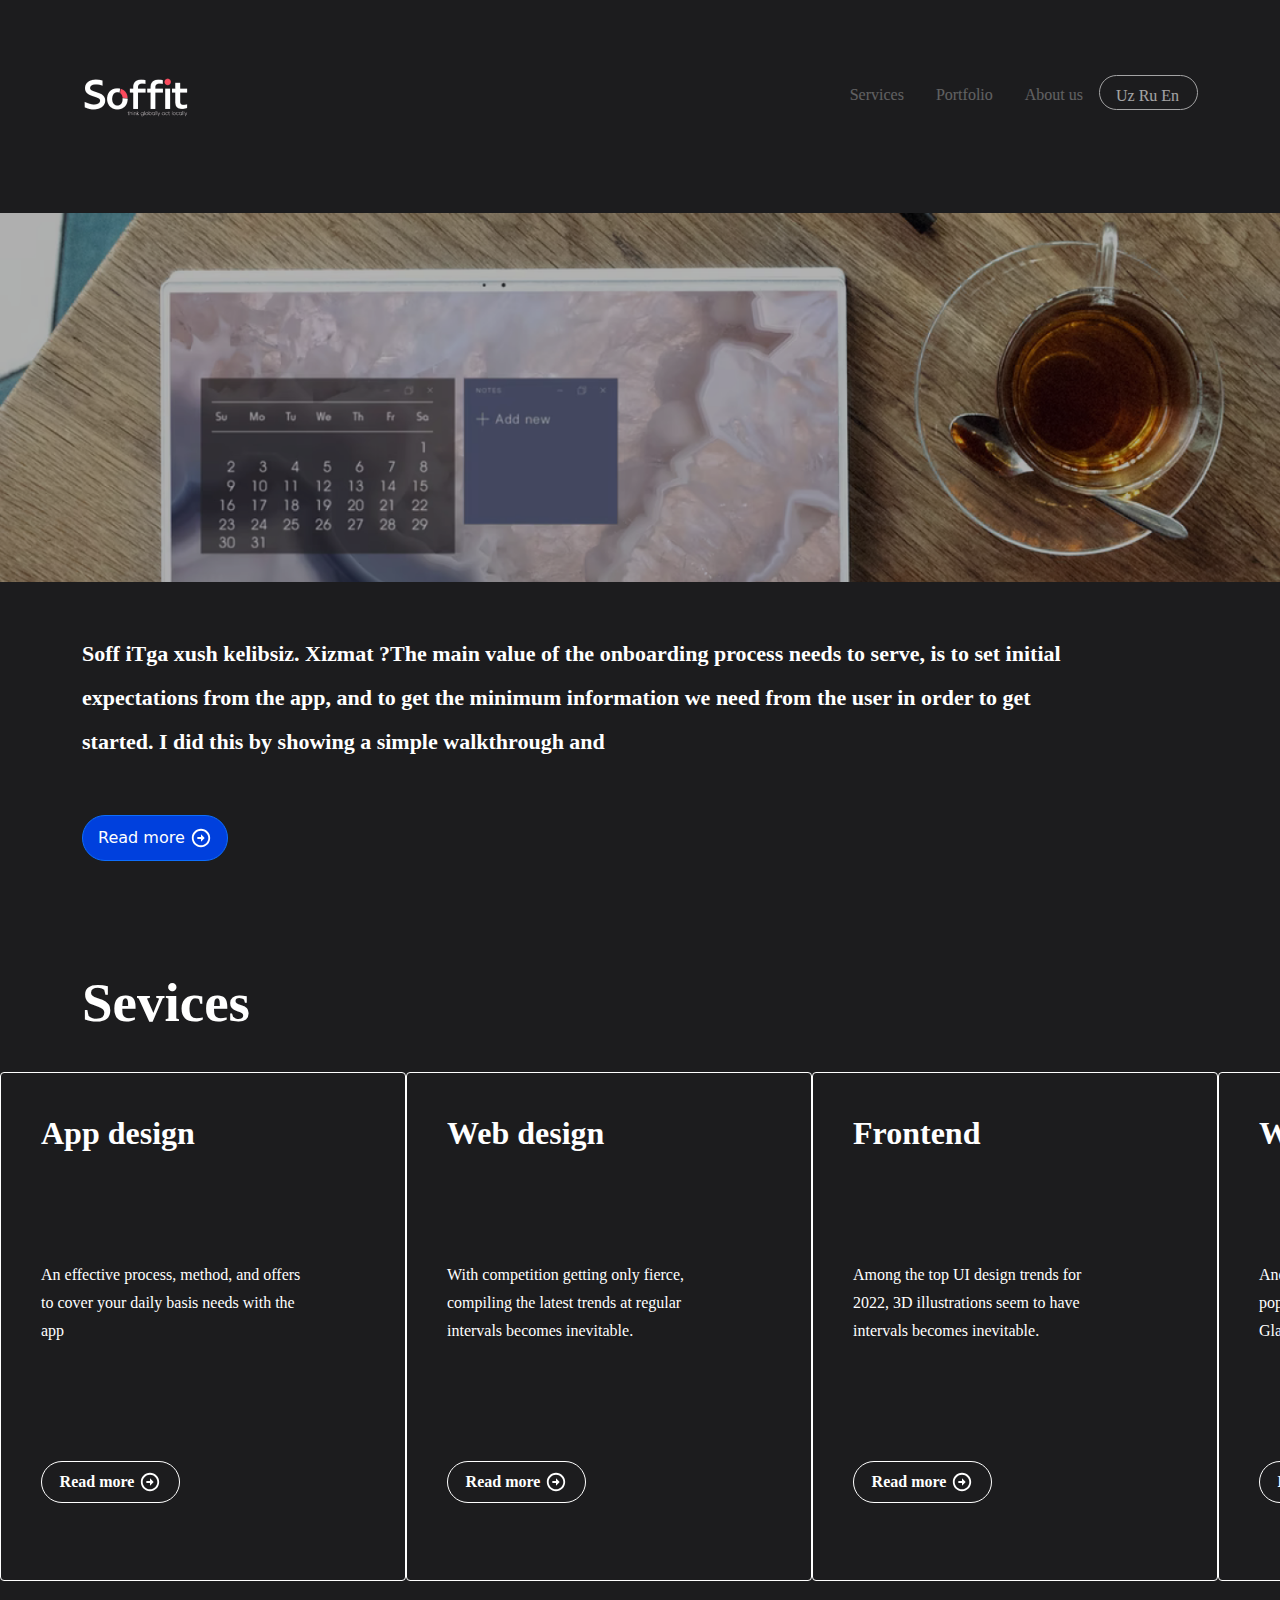
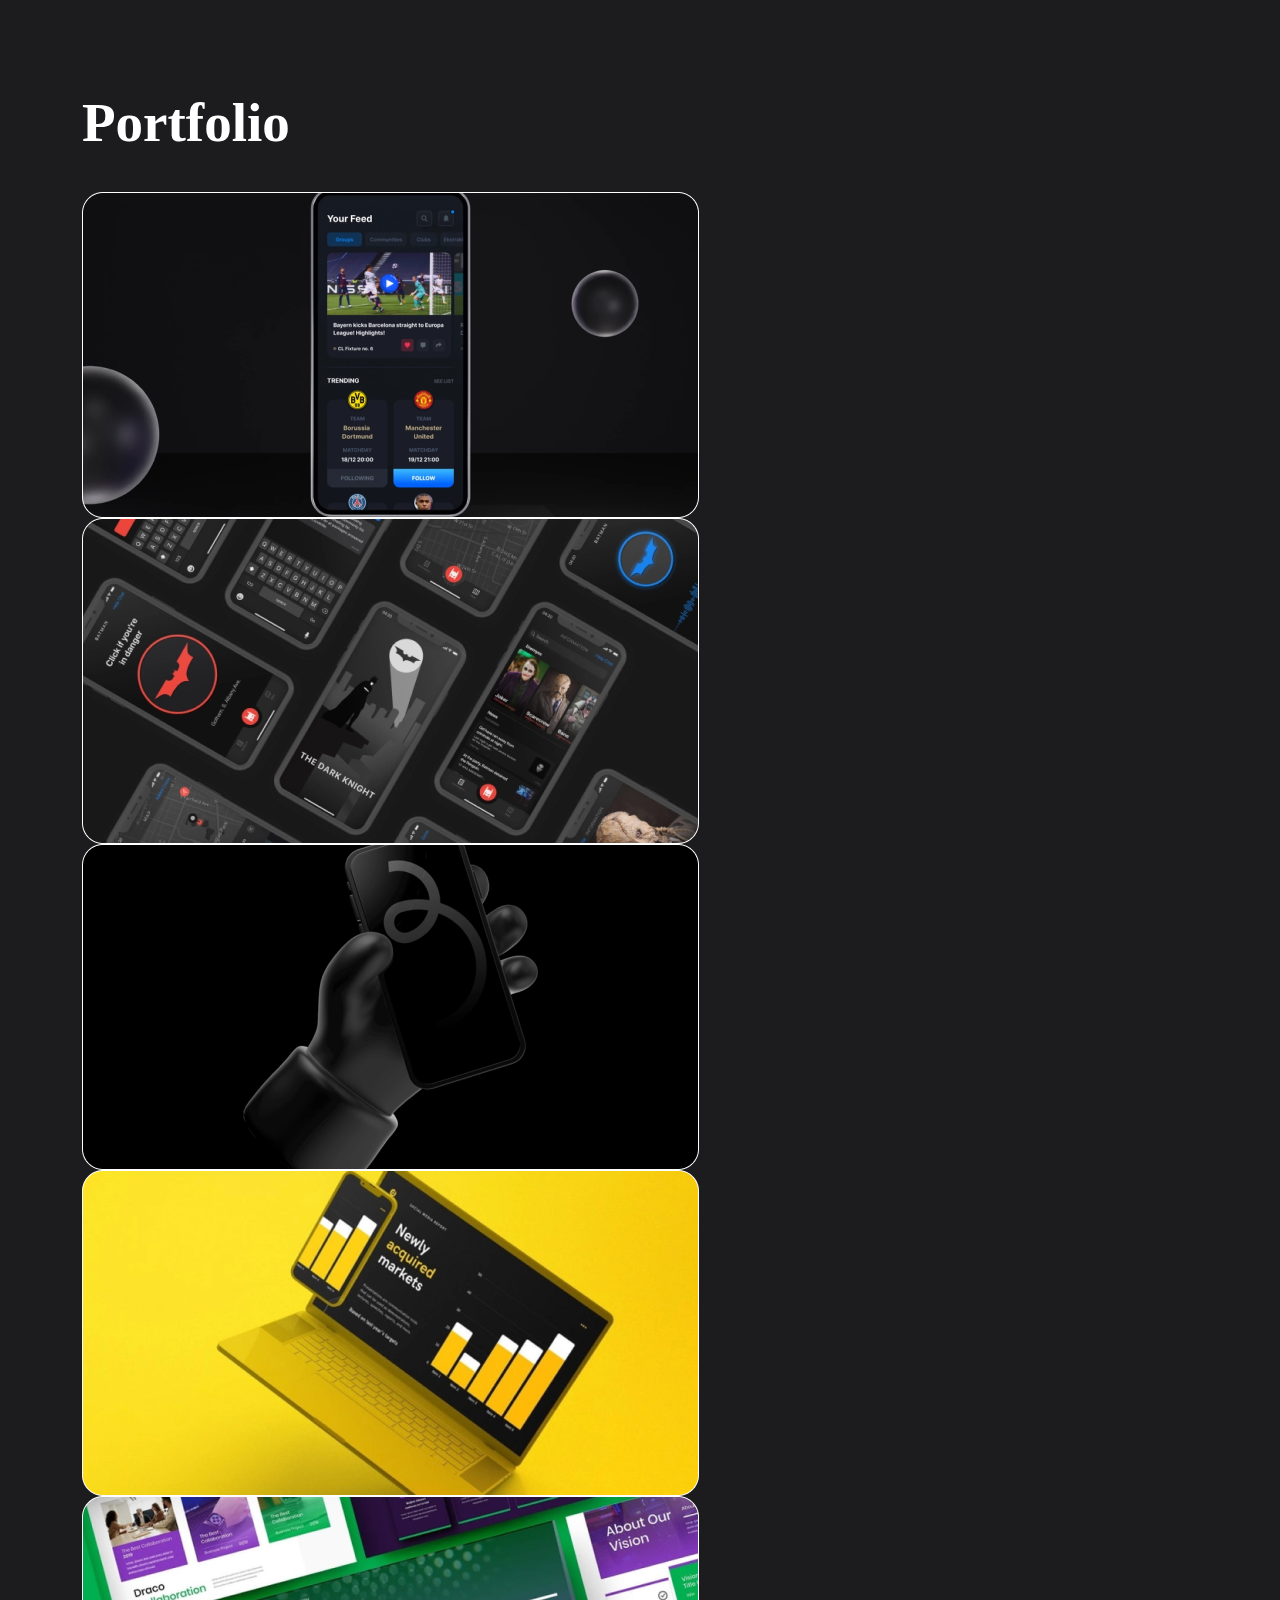
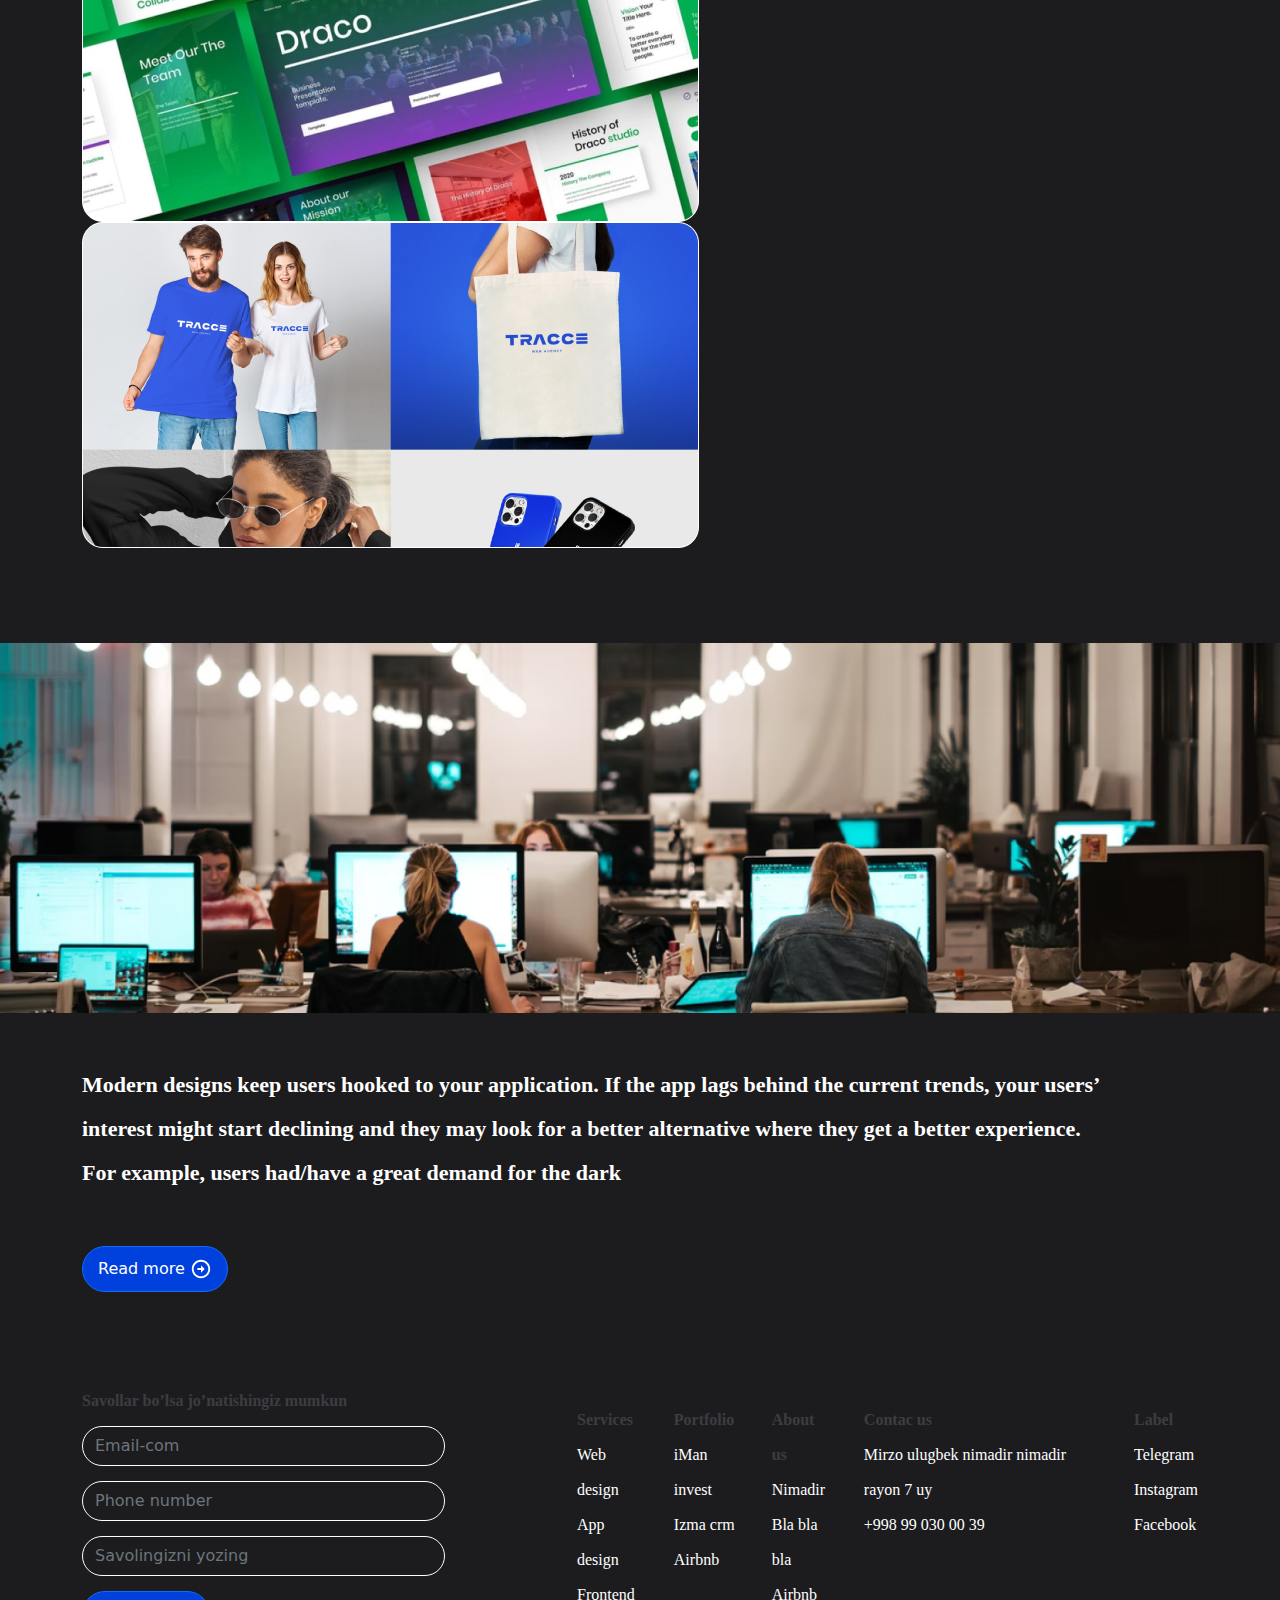
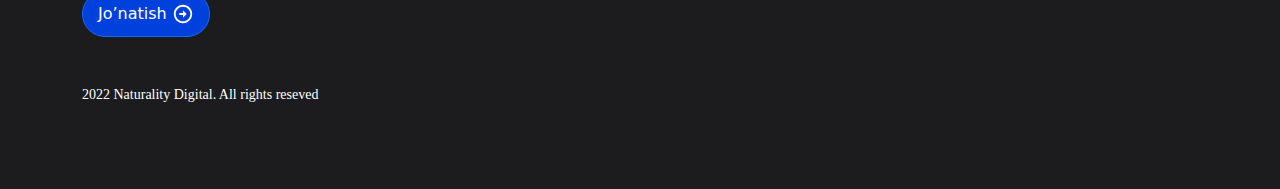
<file: index.html>
<!DOCTYPE html>
<html lang="en">
<head>
    <meta charset="UTF-8">
    <meta name="viewport" content="width=device-width, initial-scale=1.0">
    <link rel="stylesheet" href="./libs/bootstrap-5.0.2-dist/css/bootstrap.min.css">
    <title>Soffit template</title>
    <link rel="stylesheet" href="./css/style.css">
    <link rel="stylesheet" href="./css/media.css">
</head>
<body>
   

    <header class="header">
        <div class="site-nav ">
            <div class="container">
            <div class="nav d-flex ">
                <div class="site-logo ">
                   <img src="./img/logo-removebg 1.png" alt="" class="logo">
                </div>
                <ul class="nav justify-content-end">
                    <li class="nav-item">
                      <a class="nav-link " href="#">Services</a>
                    </li>
                    <li class="nav-item">
                      <a class="nav-link" href="#">Portfolio</a>
                    </li>
                    <li class="nav-item">
                      <a class="nav-link" href="#">About us</a>
                    </li>
                    <li class="nav-item">
                      <a class="nav-link  header-btn" href="#">Uz Ru En</a>
                    </li>
                  </ul>
            </div>
          </div>
        </div>
         <div class="site-img">
            <img src="./img/Rectangle 11.png" alt="" class="image">
               <div class="img__text">
                <div class="container">
            <p class="img-text">Soff iTga xush kelibsiz. Xizmat ?The main value of the onboarding process needs to serve, is to set initial expectations from the app, and to get the minimum information we need from the user in order to get started. I did this by showing a simple walkthrough and </p>

            <button type="button" class=" shadow-none btn btn-primary">Read more
                <img src="./img/Frame (8).svg" alt="" class="btn-img">
            </button>
        </div>
        </div>
         </div>
    </header>
    <main class="main">
       
            <section class="services">
                <div class="container">
                <h1 class="section-title title">Sevices</h1>
            </div>
            <div class="row">
                 
                <div class="services-cards d-flex">
                    <div class="card card_1">
                        <h2 class="card-title">App design</h2>
                        <p class="card-text">An effective process, method, and offers to cover your daily basis needs with the app</p>

                        <a href="./ser.html" class="shadow-none btn btn-outline-dark  btn-card" >Read more
                            <img src="./img/Frame (8).svg" alt="" class="btn-img">
                        </a>
                    </div>
                    <div class="card">
                        <h2 class="card-title">Web design</h2>
                        <p class="card-text">With competition getting only fierce, compiling the latest trends at regular intervals becomes inevitable.</p>
                        <a href="./ser.html" class="shadow-none btn btn-outline-dark  btn-card" >Read more
                            <img src="./img/Frame (8).svg" alt="" class="btn-img">
                        </a>
                       
                    </div>
                    <div class="card">
                        <h2 class="card-title">Frontend</h2>
                        <p class="card-text">Among the top UI design trends for 2022, 3D illustrations seem to have  intervals becomes inevitable.</p>
                        <a href="./ser.html" class="shadow-none btn btn-outline-dark  btn-card" >Read more
                            <img src="./img/Frame (8).svg" alt="" class="btn-img">
                        </a>
                    </div>
                    <div class="card">
                        <h2 class="card-title">Web site</h2>
                        <p class="card-text">Another UI trend that is becoming quite popular among designers is Glassmorphism. Followed by </p>
                        <a href="./ser.html" class="shadow-none btn btn-outline-dark  btn-card" >Read more
                            <img src="./img/Frame (8).svg" alt="" class="btn-img">
                        </a>
                    </div>
                </div>
            </div>
            </section>
           <!--  -->
              
           <!--  -->

        <section class="portfioliya">
            <div class="container">
                <h2 class="title">Portfolio</h2>

                <div class="portfioliya-cards">
                    <img src="./img/Rectangle 2144.png" alt="" class="portfiolya-img">
                    <img src="./img/Rectangle 2142.png" alt="" class="portfiolya-img">
                    <img src="./img/Rectangle 2143.png" alt="" class="portfiolya-img">
                    <img src="./img/Rectangle 2143 (1).png" alt="" class="portfiolya-img">
                    <img src="./img/Rectangle 2145.png" alt="" class="portfiolya-img">
                    <img src="./img/Rectangle 2146.png" alt="" class="portfiolya-img">
                </div>
            </div>
        </section>


        <div class="site-img">
            <img src="./img/Rectangle 13.png" alt="" class="image image_2">
               <div class="img__text">
                <div class="container">
            <p class="img-text">Modern designs keep users hooked to your application. If the app lags behind the current trends, your users’ interest might start declining and they may look for a better alternative where they get a better experience. For example, users had/have a great demand for the dark </p>

            <button type="button" class="shadow-none btn btn-primary">Read more
                <img src="./img/Frame (8).svg" alt="" class="btn_img">
            </button>
        </div>
        </div>
         </div>
    </main>


    <footer class="footer">
        <div class="container">
            <div class="footer-section d-flex">
                <div class="footer-rer">
                    <p class="footer-text"> Savollar bo’lsa jo’natishingiz mumkun </p>
                    <input class="shadow-none form-control"  type="text" placeholder="Email-com">
                    <input class="shadow-none form-control"  type="text" placeholder="Phone number">
                    <input class="shadow-none form-control"  type="text" placeholder="Savolingizni yozing">   
                    <button type="button" class="shadow-none btn btn-primary   footer_btn">Jo’natish
                        <img src="./img/Frame (8).svg" alt="" class="btn_img">
                    </button>
                </div>
                <div class="footer-menu d-flex">
                    <ul class="footer-list">
                        <li class="footer-item">
                            <a href="#!" class="link_title">Services</a>
                        </li>
                        <li class="footer-item">
                            <a href="#!" class="footer_link">Web design</a>
                        </li>
                        <li class="footer-item">
                            <a href="#!" class="footer_link">App design</a>
                        </li>
                        <li class="footer-item">
                            <a href="#!" class="footer_link">Frontend</a>
                        </li>
                    </ul>
                    <ul class="footer-list">
                        <li class="footer-item">
                            <a href="#!" class="link_title">Portfolio</a>
                        </li>
                        <li class="footer-item">
                            <a href="#!" class="footer_link">iMan invest</a>
                        </li>
                        <li class="footer-item">
                            <a href="#!" class="footer_link">Izma crm</a>
                        </li>
                        <li class="footer-item">
                            <a href="#!" class="footer_link">Airbnb</a>
                        </li>
                    </ul>
                    <ul class="footer-list">
                        <li class="footer-item">
                            <a href="#!" class="link_title">About us</a>
                        </li>
                        <li class="footer-item">
                            <a href="#!" class="footer_link">Nimadir </a>
                        </li>
                        <li class="footer-item">
                            <a href="#!" class="footer_link">Bla bla bla </a>
                        </li>
                        <li class="footer-item">
                            <a href="#!" class="footer_link">Airbnb</a>
                        </li>
                    </ul>
                    <ul class="footer-list">
                        <li class="footer-item">
                            <a href="#!" class="link_title">Contac us</a>
                        </li>
                        <li class="footer-item">
                            <a href="#!" class="footer_link   footer_span">Mirzo ulugbek nimadir nimadir rayon 7 uy</a>
                        </li>
                        <li class="footer-item">
                            <a href="#!" class="footer_link">+998 99 030 00 39</a>
                        </li>
                       
                    </ul>
                    <ul class="footer-list">
                        <li class="footer-item">
                            <a href="#!" class="link_title">Label</a>
                        </li>
                        <li class="footer-item">
                            <a href="#!" class="footer_link">Telegram </a>
                        </li>
                        <li class="footer-item">
                            <a href="#!" class="footer_link">Instagram</a>
                        </li>
                        <li class="footer-item">
                            <a href="#!" class="footer_link">Facebook</a>
                        </li>
                       
                    </ul>
                </div>
            </div>
           <p class="footer_text">2022 Naturality Digital. All rights reseved</p>
        </div>
    </footer>

    
    <script src="./libs/bootstrap-5.0.2-dist/js/bootstrap.bundle.min.js"></script>
</body>
</html>
</file>
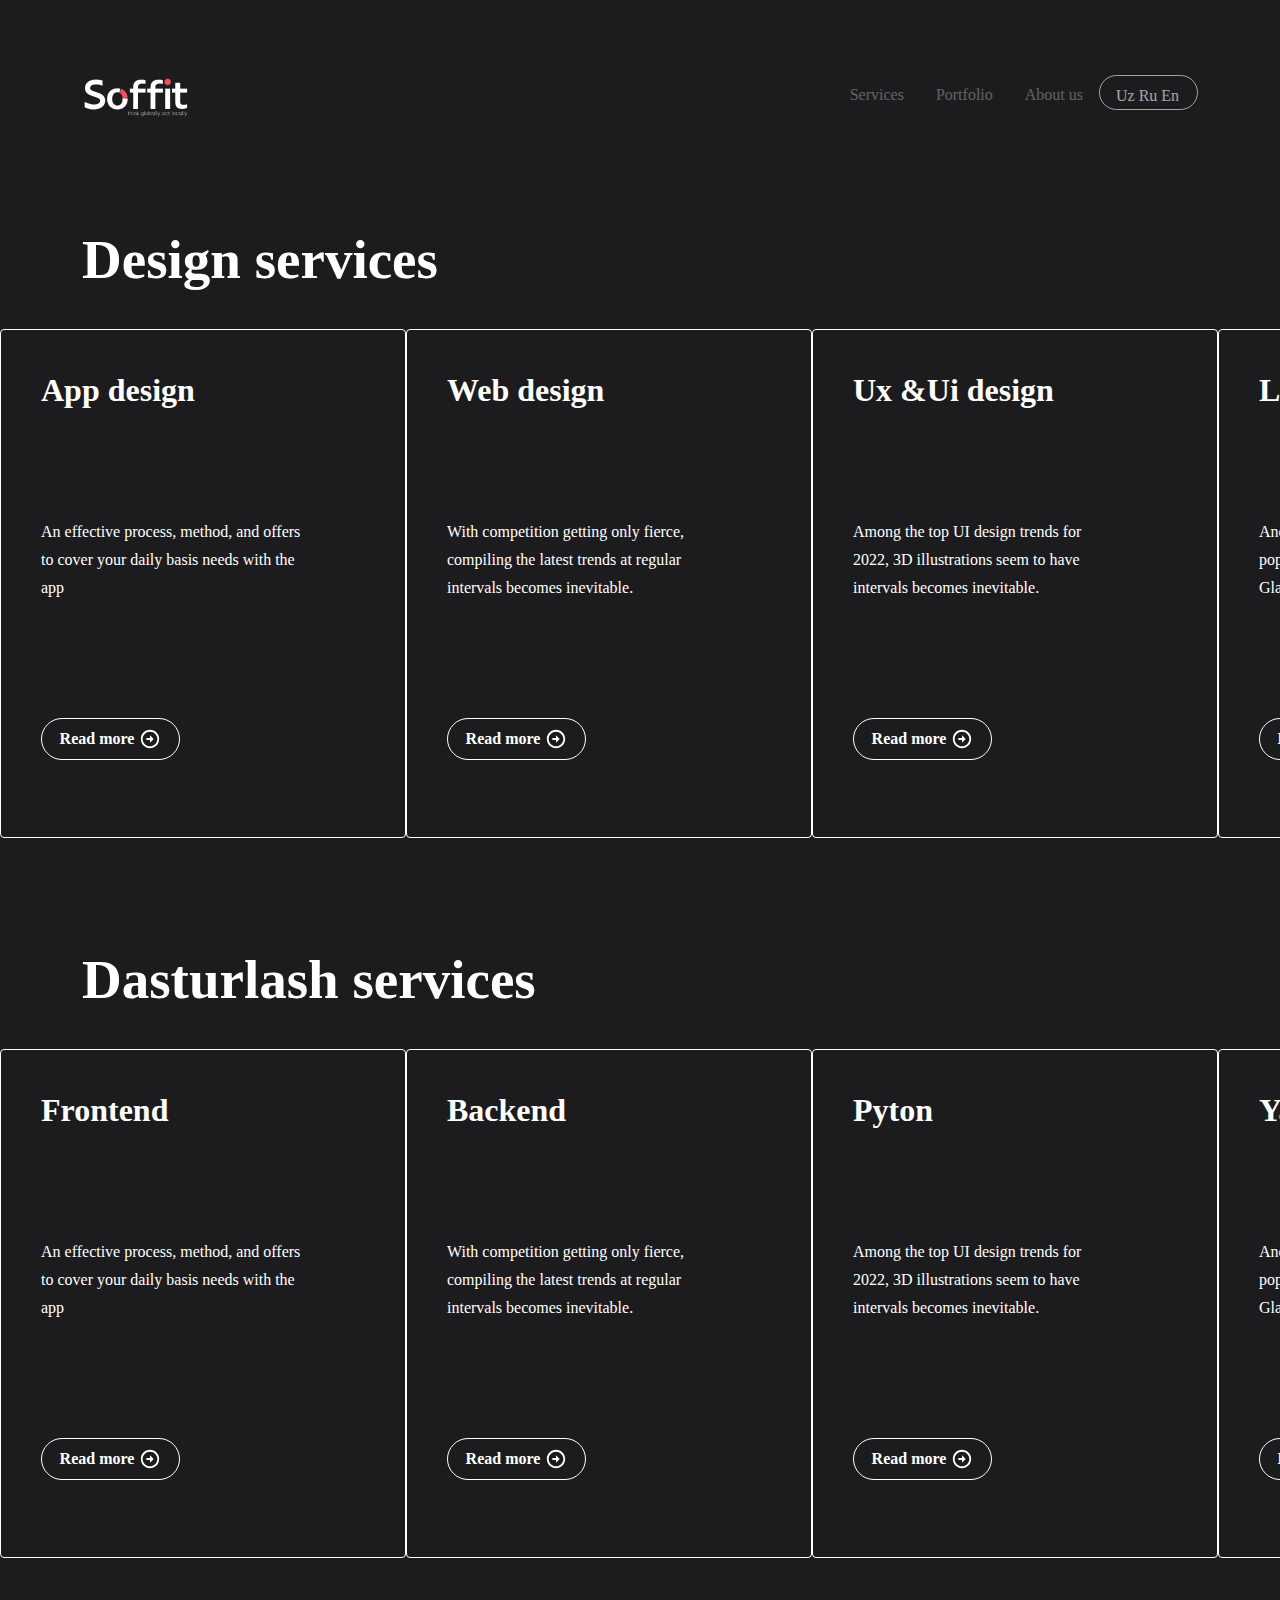
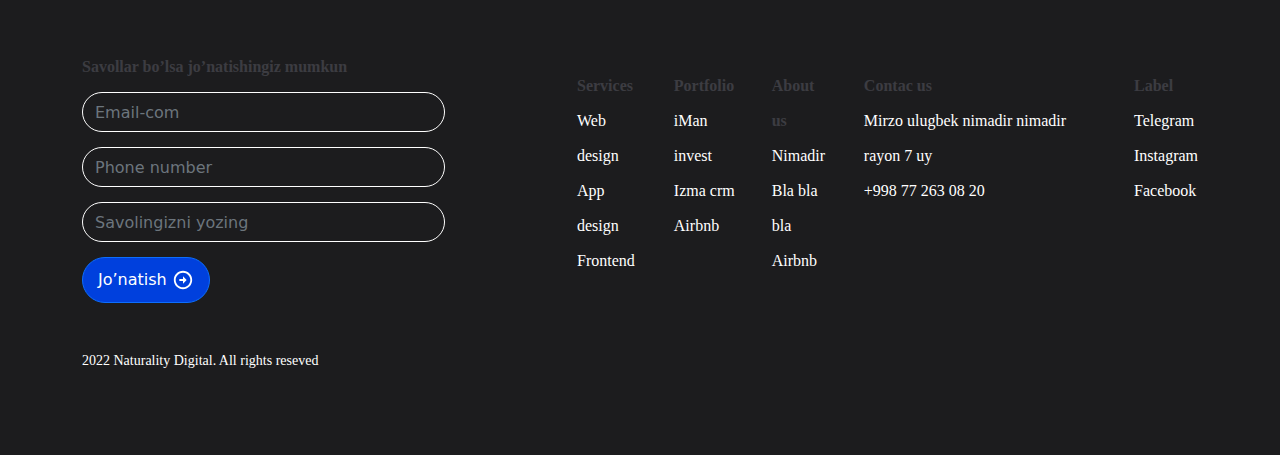
<file: ser.html>
<!DOCTYPE html>
<html lang="en">
<head>
    <meta charset="UTF-8">
    <meta name="viewport" content="width=device-width, initial-scale=1.0">
    <link rel="stylesheet" href="./libs/bootstrap-5.0.2-dist/css/bootstrap.min.css">
    <title>services section</title>
    <link rel="stylesheet" href="./ser.css">
</head>
<body>
    <div class="site-nav ">
        <div class="container">
        <div class="nav d-flex ">
            <div class="site-logo ">
               <img src="./img/logo-removebg 1.png" alt="" class="logo">
            </div>
            <ul class="nav justify-content-end">
                <li class="nav-item">
                  <a class="nav-link " href="#">Services</a>
                </li>
                <li class="nav-item">
                  <a class="nav-link" href="#">Portfolio</a>
                </li>
                <li class="nav-item">
                  <a class="nav-link" href="#">About us</a>
                </li>
                <li class="nav-item">
                  <a class="nav-link  header-btn" href="#">Uz Ru En</a>
                </li>
              </ul>
        </div>
      </div>
    </div>
    <section class="services">
        <div class="container">
        <h1 class="section-title title">Design services</h1>
    </div>
    <div class="row">
         
        <div class="services-cards d-flex">
            <div class="card card_1">
                <h2 class="card-title">App design</h2>
                <p class="card-text">An effective process, method, and offers to cover your daily basis needs with the app</p>

                <a href="./ser.html" class="shadow-none btn btn-outline-dark  btn-card" >Read more
                    <img src="./img/Frame (8).svg" alt="" class="btn-img">
                </a>
            </div>
            <div class="card">
                <h2 class="card-title">Web design</h2>
                <p class="card-text">With competition getting only fierce, compiling the latest trends at regular intervals becomes inevitable.</p>
                <a href="./ser.html" class="shadow-none btn btn-outline-dark  btn-card" >Read more
                    <img src="./img/Frame (8).svg" alt="" class="btn-img">
                </a>
               
            </div>
            <div class="card">
                <h2 class="card-title">Ux &Ui design</h2>
                <p class="card-text">Among the top UI design trends for 2022, 3D illustrations seem to have  intervals becomes inevitable.</p>
                <a href="./ser.html" class="shadow-none btn btn-outline-dark  btn-card" >Read more
                    <img src="./img/Frame (8).svg" alt="" class="btn-img">
                </a>
            </div>
            <div class="card">
                <h2 class="card-title">Logo design</h2>
                <p class="card-text">Another UI trend that is becoming quite popular among designers is Glassmorphism. Followed by </p>
                <a href="./ser.html" class="shadow-none btn btn-outline-dark  btn-card" >Read more
                    <img src="./img/Frame (8).svg" alt="" class="btn-img">
                </a>
            </div>
        </div>
    </div>
    </section>






    <section class="services">
        <div class="container">
        <h1 class="section-title title">Dasturlash services</h1>
    </div>
    <div class="row">
         
        <div class="services-cards d-flex">
            <div class="card card_1">
                <h2 class="card-title">Frontend</h2>
                <p class="card-text">An effective process, method, and offers to cover your daily basis needs with the app</p>

                <a href="./ser.html" class="shadow-none btn btn-outline-dark  btn-card" >Read more
                    <img src="./img/Frame (8).svg" alt="" class="btn-img">
                </a>
            </div>
            <div class="card">
                <h2 class="card-title">Backend</h2>
                <p class="card-text">With competition getting only fierce, compiling the latest trends at regular intervals becomes inevitable.</p>
                <a href="./ser.html" class="shadow-none btn btn-outline-dark  btn-card" >Read more
                    <img src="./img/Frame (8).svg" alt="" class="btn-img">
                </a>
               
            </div>
            <div class="card">
                <h2 class="card-title">Pyton</h2>
                <p class="card-text">Among the top UI design trends for 2022, 3D illustrations seem to have  intervals becomes inevitable.</p>
                <a href="./ser.html" class="shadow-none btn btn-outline-dark  btn-card" >Read more
                    <img src="./img/Frame (8).svg" alt="" class="btn-img">
                </a>
            </div>
            <div class="card">
                <h2 class="card-title">Yana nimadir</h2>
                <p class="card-text">Another UI trend that is becoming quite popular among designers is Glassmorphism. Followed by </p>
                <a href="./ser.html" class="shadow-none btn btn-outline-dark  btn-card" >Read more
                    <img src="./img/Frame (8).svg" alt="" class="btn-img">
                </a>
            </div>
        </div>
    </div>
    </section>

    <footer class="footer">
        <div class="container">
            <div class="footer-section d-flex">
                <div class="footer-rer">
                    <p class="footer-text"> Savollar bo’lsa jo’natishingiz mumkun </p>
                    <input class="shadow-none form-control"  type="text" placeholder="Email-com">
                    <input class="shadow-none form-control"  type="text" placeholder="Phone number">
                    <input class="shadow-none form-control"  type="text" placeholder="Savolingizni yozing">   
                    <button type="button" class="shadow-none btn btn-primary   footer_btn">Jo’natish
                        <img src="./img/Frame (8).svg" alt="" class="btn_img">
                    </button>
                </div>
                <div class="footer-menu d-flex">
                    <ul class="footer-list">
                        <li class="footer-item">
                            <a href="#!" class="link_title">Services</a>
                        </li>
                        <li class="footer-item">
                            <a href="#!" class="footer_link">Web design</a>
                        </li>
                        <li class="footer-item">
                            <a href="#!" class="footer_link">App design</a>
                        </li>
                        <li class="footer-item">
                            <a href="#!" class="footer_link">Frontend</a>
                        </li>
                    </ul>
                    <ul class="footer-list">
                        <li class="footer-item">
                            <a href="#!" class="link_title">Portfolio</a>
                        </li>
                        <li class="footer-item">
                            <a href="#!" class="footer_link">iMan invest</a>
                        </li>
                        <li class="footer-item">
                            <a href="#!" class="footer_link">Izma crm</a>
                        </li>
                        <li class="footer-item">
                            <a href="#!" class="footer_link">Airbnb</a>
                        </li>
                    </ul>
                    <ul class="footer-list">
                        <li class="footer-item">
                            <a href="#!" class="link_title">About us</a>
                        </li>
                        <li class="footer-item">
                            <a href="#!" class="footer_link">Nimadir </a>
                        </li>
                        <li class="footer-item">
                            <a href="#!" class="footer_link">Bla bla bla </a>
                        </li>
                        <li class="footer-item">
                            <a href="#!" class="footer_link">Airbnb</a>
                        </li>
                    </ul>
                    <ul class="footer-list">
                        <li class="footer-item">
                            <a href="#!" class="link_title">Contac us</a>
                        </li>
                        <li class="footer-item">
                            <a href="#!" class="footer_link   footer_span">Mirzo ulugbek nimadir nimadir rayon 7 uy</a>
                        </li>
                        <li class="footer-item">
                            <a href="+998772630820" class="footer_link">+998 77 263 08 20</a>
                        </li>
                       
                    </ul>
                    <ul class="footer-list">
                        <li class="footer-item">
                            <a href="#!" class="link_title">Label</a>
                        </li>
                        <li class="footer-item">
                            <a href="#!" class="footer_link">Telegram </a>
                        </li>
                        <li class="footer-item">
                            <a href="#!" class="footer_link">Instagram</a>
                        </li>
                        <li class="footer-item">
                            <a href="#!" class="footer_link">Facebook</a>
                        </li>
                       
                    </ul>
                </div>
            </div>
           <p class="footer_text">2022 Naturality Digital. All rights reseved</p>
        </div>
    </footer>

    <script src="./libs/bootstrap-5.0.2-dist/js/bootstrap.bundle.min.js"></script>
</body>
</html>
</file>
<file: css/style.css>
* {
    padding: 0;
    margin: 0;
    box-sizing: border-box;
}

body {
    background: #1C1C1E;
    
}

a {
    text-decoration: none;
}

ul {
    list-style: none;
}

/* HEADER */

.site-nav {
    padding-top: 75px;
}

.nav {
    justify-content: space-between;
}



/* .logo {
    padding-left: 100px;
*/
.nav-link {
    color: #FFF;
    font-family: Manrope;
    font-size: 16px;
    font-style: normal;
    font-weight: 500;
    line-height: 23px;
    /* 143.75% */
    opacity: 0.3;
    transition: .5s;
}

.nav-link:hover {
    color: #FFF;
}

.nav-link:active {
    color: #FFF;
}

.header-btn {
    width: 99px;
    height: 35px;
    flex-shrink: 0;
    border-radius: 75px;
    border: 1px solid #FFF;
    opacity: 0.6;
    box-shadow: none;

}

/* HEADER */
/* image */

.site-img {
    padding-top: 95px;
}

.image {
    width: 100%;
}

.img__text {
    padding-top: 50px;
}

.img-text {
    width: 1021px;
    color: #FFF;
    font-family: Manrope;
    font-size: 22px;
    font-style: normal;
    font-weight: 700;
    line-height: 44px;
    /* 200% */
    padding-bottom: 35px;
}

.btn-primary {
    display: flex;
    padding: 10px 15px;
    justify-content: center;
    align-items: center;
    gap: 5px;
    border-radius: 50px;
    background: #0040DD;
}

/* image */


/* SECTION CARDS */

.services-cards{
    overflow: hidden;
}
.title {
    color: #FFF;
    font-family: Manrope;
    font-size: 55px;
    font-style: normal;
    font-weight: 700;
    line-height: normal;
    padding-top: 110px;
    padding-bottom: 30px;
}




.card {
    width: 406px;
    height: 509px;
    flex-shrink: 0;
    border: 1px solid #FFF;
    background-color: #1C1C1E;
    padding: 40px;

}

.card-title {
    color: #FFF;
    font-family: Manrope;
    font-size: 32px;
    font-style: normal;
    font-weight: 700;
    line-height: 40px;
    /* 125% */
}

.card-text {
    width: 260px;
    color: #FFF;
    font-family: Manrope;
    font-size: 16px;
    font-style: normal;
    font-weight: 500;
    line-height: 28px;
    padding-top: 100px;
    padding-bottom: 100px;
    /* 175% */
}

.btn-card {
    width: 139px;
    height: 42px;
    display: inline-flex;
    padding: 10px 15px;
    justify-content: center;
    align-items: center;
    gap: 5px;
    border-radius: 50px;
    border: 1px solid #FFF;
    color: #FFF;
    font-family: Manrope;
    font-size: 16px;
    font-style: normal;
    font-weight: 600;
    line-height: normal;
}

/* SECTION CARDS */


/* SECTION PORTFIOLIYA */

/* SECTION PORTFIOLIYA */

/* footer */

.footer {
    padding-top: 100px;
    padding-bottom: 70px;
}
.footer-section {
    column-gap: 100px;
}



.footer-text {
    color: #3c3c42;
    font-family: Manrope;
    font-size: 16px;
    font-style: normal;
    font-weight: 600;
    line-height: normal;
}

.form-control {
    width: 363px;
    height: 40px;
    flex-shrink: 0;
    border-radius: 50px;
    border: 1px solid #FFF;
    box-shadow: none;
    background-color: #1C1C1E;
    /* transition: .5s; */
    margin-top: 15px;
    opacity: .5s;
}

.form-control :hover {
    
    background-color: #1C1C1E;
    border: 1px solid #FFF;
}

.form-control :active {

    background-color: #1C1C1E;
    border: 1px solid #FFF;
}

.footer_btn {
    margin-top: 15px;
}

.link_title {
    color: #3c3c42;
    font-family: Manrope;
    font-size: 16px;
    font-style: normal;
    font-weight: 600;
    line-height: normal;
    transition: .5s;
}
.link_title:hover{
    color: #3c3c42;
}
/* .link_title :active{
    color: #3c3c42;
} */
.footer-menu {
    padding-top: 10px;
 
}
.footer-list{
    line-height: 35px;
}
.footer_link {
    color: #FFF;
    font-family: Manrope;
    font-size: 16px;
    font-style: normal;
    font-weight: 500;
    line-height: 18px;
    transition: .5s;
    /* 112.5% */
   
}

.footer_link:hover {
    color: #FFF;
}

.footer_span {
    width: 100px;
}
.footer_text{
    color: #FFF;
font-family: Manrope;
font-size: 14px;
font-style: normal;
font-weight: 500;
line-height: normal;
padding-top: 50px;
}

/* footer */
</file>
<file: css/media.css>
@media (max-width: 1440px) {}

@media (max-width: 1320px) {}

@media (max-width: 1290px) {}

@media (max-width: 1170px) {}

@media (max-width: 1140px) {}

@media (max-width: 1024px) {}

@media (max-width: 992px) {}

@media (max-width: 850px) {}

/*  Tab  */
@media (max-width: 768px) {}

@media (max-width: 736px) {}

@media (max-width: 734px) {}

@media (max-width: 684px) {}

@media (max-width: 667px) {}

@media (max-width: 576px) {
    .site-nav{
        width: 500px;
    }
    
    .image {
        background: url(../img/photo_2024-03-03_20-30-29.jpg);
        /* width: 576px; */
        /* width: 100%; */
        /* max-width: 375px; */
        height: 222px;
        flex-shrink: 0;
        margin-left: 20px;
    }

    .img-text {
        width: 430px;
        /* text-align: center; */
       
    }


    .services-cards{
      
     
        overflow: none;
      scroll-snap-align: inherit;
       
    
     
      
    }
    .card_1{
        width: 100%;
        max-width: 455px;

    }
    .portfiolya-img{
        width: 100%;
        max-width: 375px;
        margin: auto;
        margin-top: 10px;
    }

    /* .card_1 {
        width: 706px;
        height: 509px;
        flex-shrink: 0;

    } */

    .image_2{
        background: url(../img/photo_2024-03-03_20-30-29.jpg);
    }

    .footer-section{
       flex-wrap: wrap;
    }
    .footer-menu{
        display: flex;
        flex-wrap: wrap;
    }
}

@media (max-width: 480px) {}

@media (max-width: 412px) {}

@media (max-width: 375px) {}

@media (max-width: 360px) {}

@media (max-width: 320px) {}
</file>
<file: ser.css>
* {
    padding: 0;
    margin: 0;
    box-sizing: border-box;
}

body {
    background: #1C1C1E;
    
}

a {
    text-decoration: none;
}

ul {
    list-style: none;
}

/* HEADER */

.site-nav {
    padding-top: 75px;
}

.nav {
    justify-content: space-between;
}



/* .logo {
    padding-left: 100px;
*/
.nav-link {
    color: #FFF;
    font-family: Manrope;
    font-size: 16px;
    font-style: normal;
    font-weight: 500;
    line-height: 23px;
    /* 143.75% */
    opacity: 0.3;
    transition: .5s;
}

.nav-link:hover {
    color: #FFF;
}

.nav-link:active {
    color: #FFF;
}
.header-btn {
    width: 99px;
    height: 35px;
    flex-shrink: 0;
    border-radius: 75px;
    border: 1px solid #FFF;
    opacity: 0.6;
    box-shadow: none;
 

}

.services-cards{
    overflow: hidden;
}
.title {
    color: #FFF;
    font-family: Manrope;
    font-size: 55px;
    font-style: normal;
    font-weight: 700;
    line-height: normal;
    padding-top: 110px;
    padding-bottom: 30px;
}




.card {
    width: 406px;
    height: 509px;
    flex-shrink: 0;
    border: 1px solid #FFF;
    background-color: #1C1C1E;
    padding: 40px;

}

.card-title {
    color: #FFF;
    font-family: Manrope;
    font-size: 32px;
    font-style: normal;
    font-weight: 700;
    line-height: 40px;
    /* 125% */
}

.card-text {
    width: 260px;
    color: #FFF;
    font-family: Manrope;
    font-size: 16px;
    font-style: normal;
    font-weight: 500;
    line-height: 28px;
    padding-top: 100px;
    padding-bottom: 100px;
    /* 175% */
}

.btn-card {
    width: 139px;
    height: 42px;
    display: inline-flex;
    padding: 10px 15px;
    justify-content: center;
    align-items: center;
    gap: 5px;
    border-radius: 50px;
    border: 1px solid #FFF;
    color: #FFF;
    font-family: Manrope;
    font-size: 16px;
    font-style: normal;
    font-weight: 600;
    line-height: normal;
}





.footer {
    padding-top: 100px;
    padding-bottom: 70px;
}
.footer-section {
    column-gap: 100px;
}



.footer-text {
    color: #3c3c42;
    font-family: Manrope;
    font-size: 16px;
    font-style: normal;
    font-weight: 600;
    line-height: normal;
}

.form-control {
    width: 363px;
    height: 40px;
    flex-shrink: 0;
    border-radius: 50px;
    border: 1px solid #FFF;
    box-shadow: none;
    background-color: #1C1C1E;
    /* transition: .5s; */
    margin-top: 15px;
    opacity: .5s;
}

.form-control :hover {
    
    background-color: #1C1C1E;
    border: 1px solid #FFF;
}

.form-control :active {

    background-color: #1C1C1E;
    border: 1px solid #FFF;
}

.footer_btn {
    margin-top: 15px;
}

.link_title {
    color: #3c3c42;
    font-family: Manrope;
    font-size: 16px;
    font-style: normal;
    font-weight: 600;
    line-height: normal;
    transition: .5s;
}
.link_title:hover{
    color: #3c3c42;
}
/* .link_title :active{
    color: #3c3c42;
} */
.footer-menu {
    padding-top: 10px;
 
}
.footer-list{
    line-height: 35px;
}
.footer_link {
    color: #FFF;
    font-family: Manrope;
    font-size: 16px;
    font-style: normal;
    font-weight: 500;
    line-height: 18px;
    transition: .5s;
    /* 112.5% */
   
}

.footer_link:hover {
    color: #FFF;
}

.footer_span {
    width: 100px;
}
.footer_text{
    color: #FFF;
font-family: Manrope;
font-size: 14px;
font-style: normal;
font-weight: 500;
line-height: normal;
padding-top: 50px;
}

/* footer */

.btn-primary {
    display: flex;
    padding: 10px 15px;
    justify-content: center;
    align-items: center;
    gap: 5px;
    border-radius: 50px;
    background: #0040DD;
}
</file>
